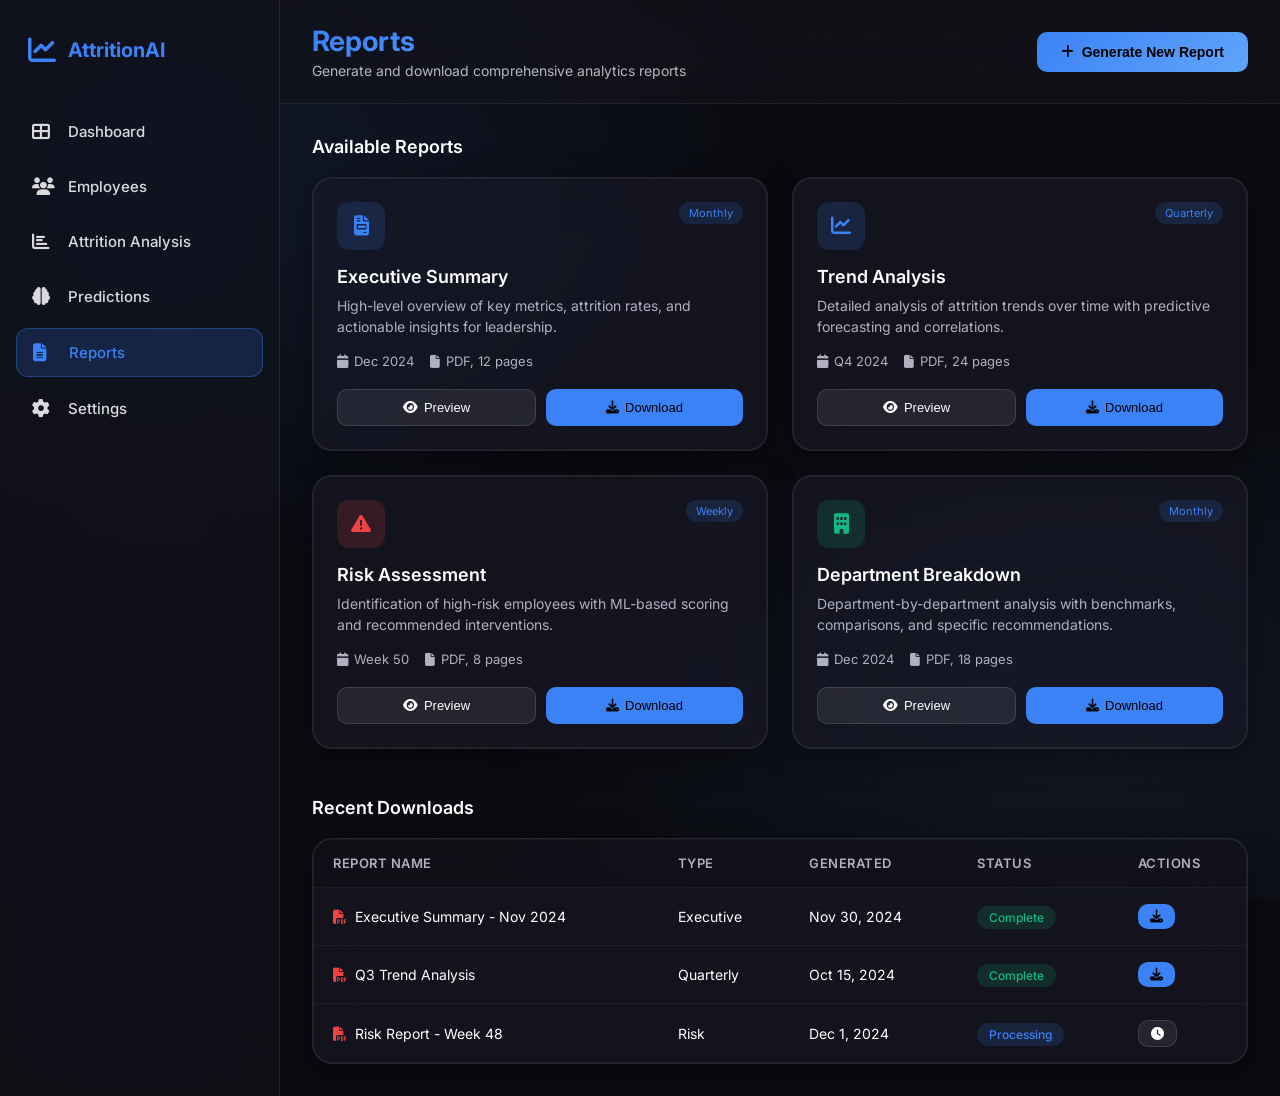
<file: dashboard/reports.html>
<!DOCTYPE html>
<html lang="en">
<head>
    <meta charset="UTF-8">
    <meta name="viewport" content="width=device-width, initial-scale=1.0">
    <title>Reports - AttritionAI Dashboard</title>
    <link href="https://fonts.googleapis.com/css2?family=Poppins:wght@300;400;500;600;700;800&family=Inter:wght@300;400;500;600;700&display=swap" rel="stylesheet">
    <link rel="stylesheet" href="https://cdnjs.cloudflare.com/ajax/libs/font-awesome/6.4.0/css/all.min.css">
    <style>
        * { margin: 0; padding: 0; box-sizing: border-box; }
        :root {
            --bg-primary: #0a0a0f;
            --bg-secondary: #12121a;
            --gold: #3b82f6;
            --amber: #60a5fa;
            --glass-border: rgba(255, 255, 255, 0.10);
            --text-primary: #ffffff;
            --text-secondary: #b0b0c0;
            --shadow-acrylic: 0 8px 32px rgba(0, 0, 0, 0.35), inset 0 0 0 1px rgba(255, 255, 255, 0.05);
        }
        body {
            font-family: 'Inter', -apple-system, BlinkMacSystemFont, sans-serif;
            background: var(--bg-primary);
            color: var(--text-primary);
            min-height: 100vh;
        }
        body::before {
            content: '';
            position: fixed;
            top: 0; left: 0; width: 100%; height: 100%;
            background: radial-gradient(ellipse at 15% 20%, rgba(59, 130, 246, 0.11) 0%, transparent 40%),
                        radial-gradient(ellipse at 85% 80%, rgba(96, 165, 250, 0.08) 0%, transparent 40%);
            pointer-events: none;
            z-index: 0;
        }
        body::after {
            content: '';
            position: fixed;
            top: 0; left: 0; width: 100%; height: 100%;
            opacity: 0.035;
            pointer-events: none;
            z-index: 1;
            background-image: url("data:image/svg+xml,%3Csvg viewBox='0 0 256 256' xmlns='http://www.w3.org/2000/svg'%3E%3Cfilter id='noise'%3E%3CfeTurbulence type='fractalNoise' baseFrequency='0.85' numOctaves='4' stitchTiles='stitch'/%3E%3C/filter%3E%3Crect width='100%25' height='100%25' filter='url(%23noise)'/%3E%3C/svg%3E");
            mix-blend-mode: overlay;
        }
        .dashboard-container { position: relative; z-index: 2; min-height: 100vh; display: flex; }
        .sidebar {
            width: 280px;
            padding: 24px 16px;
            background: rgba(18, 18, 26, 0.75);
            backdrop-filter: blur(40px) saturate(180%);
            border-right: 1px solid rgba(255, 255, 255, 0.08);
            display: flex;
            flex-direction: column;
            gap: 32px;
        }
        .logo { display: flex; align-items: center; gap: 12px; padding: 12px; font-size: 20px; font-weight: 700; color: var(--gold); }
        .logo i { font-size: 28px; }
        .nav-menu { display: flex; flex-direction: column; gap: 8px; }
        .nav-item {
            display: flex; align-items: center; gap: 16px; padding: 14px 16px; border-radius: 12px;
            color: rgba(255, 255, 255, 0.85); text-decoration: none; font-size: 15px; font-weight: 500;
            transition: all 0.3s;
        }
        .nav-item:hover { background: rgba(59, 130, 246, 0.12); }
        .nav-item.active { background: rgba(59, 130, 246, 0.18); color: var(--gold); border: 1px solid rgba(59, 130, 246, 0.35); }
        .nav-item i { width: 20px; font-size: 18px; }
        .main-content { flex: 1; overflow-y: auto; }
        .header {
            padding: 24px 32px;
            background: rgba(18, 18, 26, 0.72);
            backdrop-filter: blur(40px) saturate(180%);
            border-bottom: 1px solid rgba(255, 255, 255, 0.08);
            position: sticky; top: 0; z-index: 5;
            display: flex; justify-content: space-between; align-items: center;
        }
        .header h1 {
            font-size: 28px; font-weight: 700;
            background: linear-gradient(135deg, var(--gold), var(--amber));
            -webkit-background-clip: text; -webkit-text-fill-color: transparent;
        }
        .header p { color: rgba(255, 255, 255, 0.7); font-size: 14px; margin-top: 4px; }
        .btn-generate {
            background: linear-gradient(135deg, var(--gold), var(--amber)); color: #000; padding: 12px 24px;
            border: none; border-radius: 10px; font-size: 14px; font-weight: 600; cursor: pointer;
            display: flex; align-items: center; gap: 8px; transition: all 0.3s;
        }
        .btn-generate:hover { transform: translateY(-2px); box-shadow: 0 8px 25px rgba(59, 130, 246, 0.4); }
        .content { padding: 32px; }
        .reports-grid { display: grid; grid-template-columns: repeat(auto-fit, minmax(340px, 1fr)); gap: 24px; }
        .report-card {
            background: rgba(26, 26, 38, 0.65);
            backdrop-filter: blur(30px) saturate(150%);
            border: 1px solid rgba(255, 255, 255, 0.08);
            border-radius: 20px;
            padding: 24px;
            box-shadow: var(--shadow-acrylic);
            transition: all 0.3s;
        }
        .report-card:hover { transform: translateY(-4px); border-color: rgba(59, 130, 246, 0.3); }
        .report-header { display: flex; justify-content: space-between; align-items: flex-start; margin-bottom: 16px; }
        .report-icon { width: 48px; height: 48px; border-radius: 12px; display: flex; align-items: center; justify-content: center; font-size: 20px; }
        .report-icon.summary { background: rgba(59, 130, 246, 0.15); color: var(--gold); }
        .report-icon.trends { background: rgba(59, 130, 246, 0.15); color: #3b82f6; }
        .report-icon.risk { background: rgba(239, 68, 68, 0.15); color: #ef4444; }
        .report-icon.department { background: rgba(16, 185, 129, 0.15); color: #10b981; }
        .report-badge { font-size: 11px; padding: 4px 10px; border-radius: 20px; background: rgba(59, 130, 246, 0.15); color: var(--gold); }
        .report-title { font-size: 18px; font-weight: 600; margin-bottom: 8px; }
        .report-desc { font-size: 14px; color: var(--text-secondary); line-height: 1.5; margin-bottom: 16px; }
        .report-meta { display: flex; gap: 16px; font-size: 13px; color: var(--text-secondary); margin-bottom: 20px; }
        .report-meta span { display: flex; align-items: center; gap: 6px; }
        .report-actions { display: flex; gap: 10px; }
        .btn-action {
            flex: 1; padding: 10px 16px; border-radius: 10px; font-size: 13px; font-weight: 500;
            cursor: pointer; transition: all 0.3s; display: flex; align-items: center; justify-content: center; gap: 6px;
        }
        .btn-view { background: rgba(255, 255, 255, 0.08); border: 1px solid rgba(255, 255, 255, 0.12); color: #fff; }
        .btn-view:hover { background: rgba(255, 255, 255, 0.12); }
        .btn-download { background: var(--gold); border: none; color: #000; }
        .btn-download:hover { background: var(--amber); }
        .section-title { font-size: 18px; font-weight: 600; margin-bottom: 20px; color: var(--text-primary); }
        .recent-section { margin-top: 48px; }
        .recent-table {
            background: rgba(26, 26, 38, 0.65);
            backdrop-filter: blur(30px) saturate(150%);
            border: 1px solid rgba(255, 255, 255, 0.08);
            border-radius: 20px;
            overflow: hidden;
            box-shadow: var(--shadow-acrylic);
        }
        table { width: 100%; border-collapse: collapse; }
        th { text-align: left; padding: 16px 20px; background: rgba(0, 0, 0, 0.2); font-size: 13px; font-weight: 600; color: var(--text-secondary); text-transform: uppercase; letter-spacing: 0.5px; }
        td { padding: 16px 20px; border-top: 1px solid rgba(255, 255, 255, 0.05); font-size: 14px; }
        tr:hover td { background: rgba(59, 130, 246, 0.05); }
        .status { padding: 4px 12px; border-radius: 20px; font-size: 12px; font-weight: 500; }
        .status.complete { background: rgba(16, 185, 129, 0.15); color: #10b981; }
        .status.pending { background: rgba(59, 130, 246, 0.15); color: #3b82f6; }
        @media (max-width: 768px) {
            .sidebar { width: 70px; }
            .logo span, .nav-item span { display: none; }
        }
    </style>
</head>
<body>
    <div class="dashboard-container">
        <aside class="sidebar">
            <div class="logo"><i class="fas fa-chart-line"></i><span>AttritionAI</span></div>
            <nav class="nav-menu">
                <a href="/" class="nav-item"><i class="fas fa-th-large"></i><span>Dashboard</span></a>
                <a href="/employees" class="nav-item"><i class="fas fa-users"></i><span>Employees</span></a>
                <a href="/analysis" class="nav-item"><i class="fas fa-chart-bar"></i><span>Attrition Analysis</span></a>
                <a href="/predictions" class="nav-item"><i class="fas fa-brain"></i><span>Predictions</span></a>
                <a href="/reports" class="nav-item active"><i class="fas fa-file-alt"></i><span>Reports</span></a>
                <a href="/settings" class="nav-item" style="margin-top:auto;"><i class="fas fa-cog"></i><span>Settings</span></a>
            </nav>
        </aside>
        <main class="main-content">
            <header class="header">
                <div>
                    <h1>Reports</h1>
                    <p>Generate and download comprehensive analytics reports</p>
                </div>
                <button class="btn-generate"><i class="fas fa-plus"></i> Generate New Report</button>
            </header>
            <div class="content">
                <h3 class="section-title">Available Reports</h3>
                <div class="reports-grid">
                    <div class="report-card">
                        <div class="report-header">
                            <div class="report-icon summary"><i class="fas fa-file-invoice"></i></div>
                            <span class="report-badge">Monthly</span>
                        </div>
                        <h4 class="report-title">Executive Summary</h4>
                        <p class="report-desc">High-level overview of key metrics, attrition rates, and actionable insights for leadership.</p>
                        <div class="report-meta">
                            <span><i class="fas fa-calendar"></i> Dec 2024</span>
                            <span><i class="fas fa-file"></i> PDF, 12 pages</span>
                        </div>
                        <div class="report-actions">
                            <button class="btn-action btn-view"><i class="fas fa-eye"></i> Preview</button>
                            <button class="btn-action btn-download"><i class="fas fa-download"></i> Download</button>
                        </div>
                    </div>
                    <div class="report-card">
                        <div class="report-header">
                            <div class="report-icon trends"><i class="fas fa-chart-line"></i></div>
                            <span class="report-badge">Quarterly</span>
                        </div>
                        <h4 class="report-title">Trend Analysis</h4>
                        <p class="report-desc">Detailed analysis of attrition trends over time with predictive forecasting and correlations.</p>
                        <div class="report-meta">
                            <span><i class="fas fa-calendar"></i> Q4 2024</span>
                            <span><i class="fas fa-file"></i> PDF, 24 pages</span>
                        </div>
                        <div class="report-actions">
                            <button class="btn-action btn-view"><i class="fas fa-eye"></i> Preview</button>
                            <button class="btn-action btn-download"><i class="fas fa-download"></i> Download</button>
                        </div>
                    </div>
                    <div class="report-card">
                        <div class="report-header">
                            <div class="report-icon risk"><i class="fas fa-exclamation-triangle"></i></div>
                            <span class="report-badge">Weekly</span>
                        </div>
                        <h4 class="report-title">Risk Assessment</h4>
                        <p class="report-desc">Identification of high-risk employees with ML-based scoring and recommended interventions.</p>
                        <div class="report-meta">
                            <span><i class="fas fa-calendar"></i> Week 50</span>
                            <span><i class="fas fa-file"></i> PDF, 8 pages</span>
                        </div>
                        <div class="report-actions">
                            <button class="btn-action btn-view"><i class="fas fa-eye"></i> Preview</button>
                            <button class="btn-action btn-download"><i class="fas fa-download"></i> Download</button>
                        </div>
                    </div>
                    <div class="report-card">
                        <div class="report-header">
                            <div class="report-icon department"><i class="fas fa-building"></i></div>
                            <span class="report-badge">Monthly</span>
                        </div>
                        <h4 class="report-title">Department Breakdown</h4>
                        <p class="report-desc">Department-by-department analysis with benchmarks, comparisons, and specific recommendations.</p>
                        <div class="report-meta">
                            <span><i class="fas fa-calendar"></i> Dec 2024</span>
                            <span><i class="fas fa-file"></i> PDF, 18 pages</span>
                        </div>
                        <div class="report-actions">
                            <button class="btn-action btn-view"><i class="fas fa-eye"></i> Preview</button>
                            <button class="btn-action btn-download"><i class="fas fa-download"></i> Download</button>
                        </div>
                    </div>
                </div>
                <div class="recent-section">
                    <h3 class="section-title">Recent Downloads</h3>
                    <div class="recent-table">
                        <table>
                            <thead>
                                <tr>
                                    <th>Report Name</th>
                                    <th>Type</th>
                                    <th>Generated</th>
                                    <th>Status</th>
                                    <th>Actions</th>
                                </tr>
                            </thead>
                            <tbody>
                                <tr>
                                    <td><i class="fas fa-file-pdf" style="color:#ef4444;margin-right:8px;"></i>Executive Summary - Nov 2024</td>
                                    <td>Executive</td>
                                    <td>Nov 30, 2024</td>
                                    <td><span class="status complete">Complete</span></td>
                                    <td><button class="btn-action btn-download" style="padding:6px 12px;"><i class="fas fa-download"></i></button></td>
                                </tr>
                                <tr>
                                    <td><i class="fas fa-file-pdf" style="color:#ef4444;margin-right:8px;"></i>Q3 Trend Analysis</td>
                                    <td>Quarterly</td>
                                    <td>Oct 15, 2024</td>
                                    <td><span class="status complete">Complete</span></td>
                                    <td><button class="btn-action btn-download" style="padding:6px 12px;"><i class="fas fa-download"></i></button></td>
                                </tr>
                                <tr>
                                    <td><i class="fas fa-file-pdf" style="color:#ef4444;margin-right:8px;"></i>Risk Report - Week 48</td>
                                    <td>Risk</td>
                                    <td>Dec 1, 2024</td>
                                    <td><span class="status pending">Processing</span></td>
                                    <td><button class="btn-action btn-view" style="padding:6px 12px;"><i class="fas fa-clock"></i></button></td>
                                </tr>
                            </tbody>
                        </table>
                    </div>
                </div>
            </div>
        </main>
    </div>
</body>
</html>
</file>
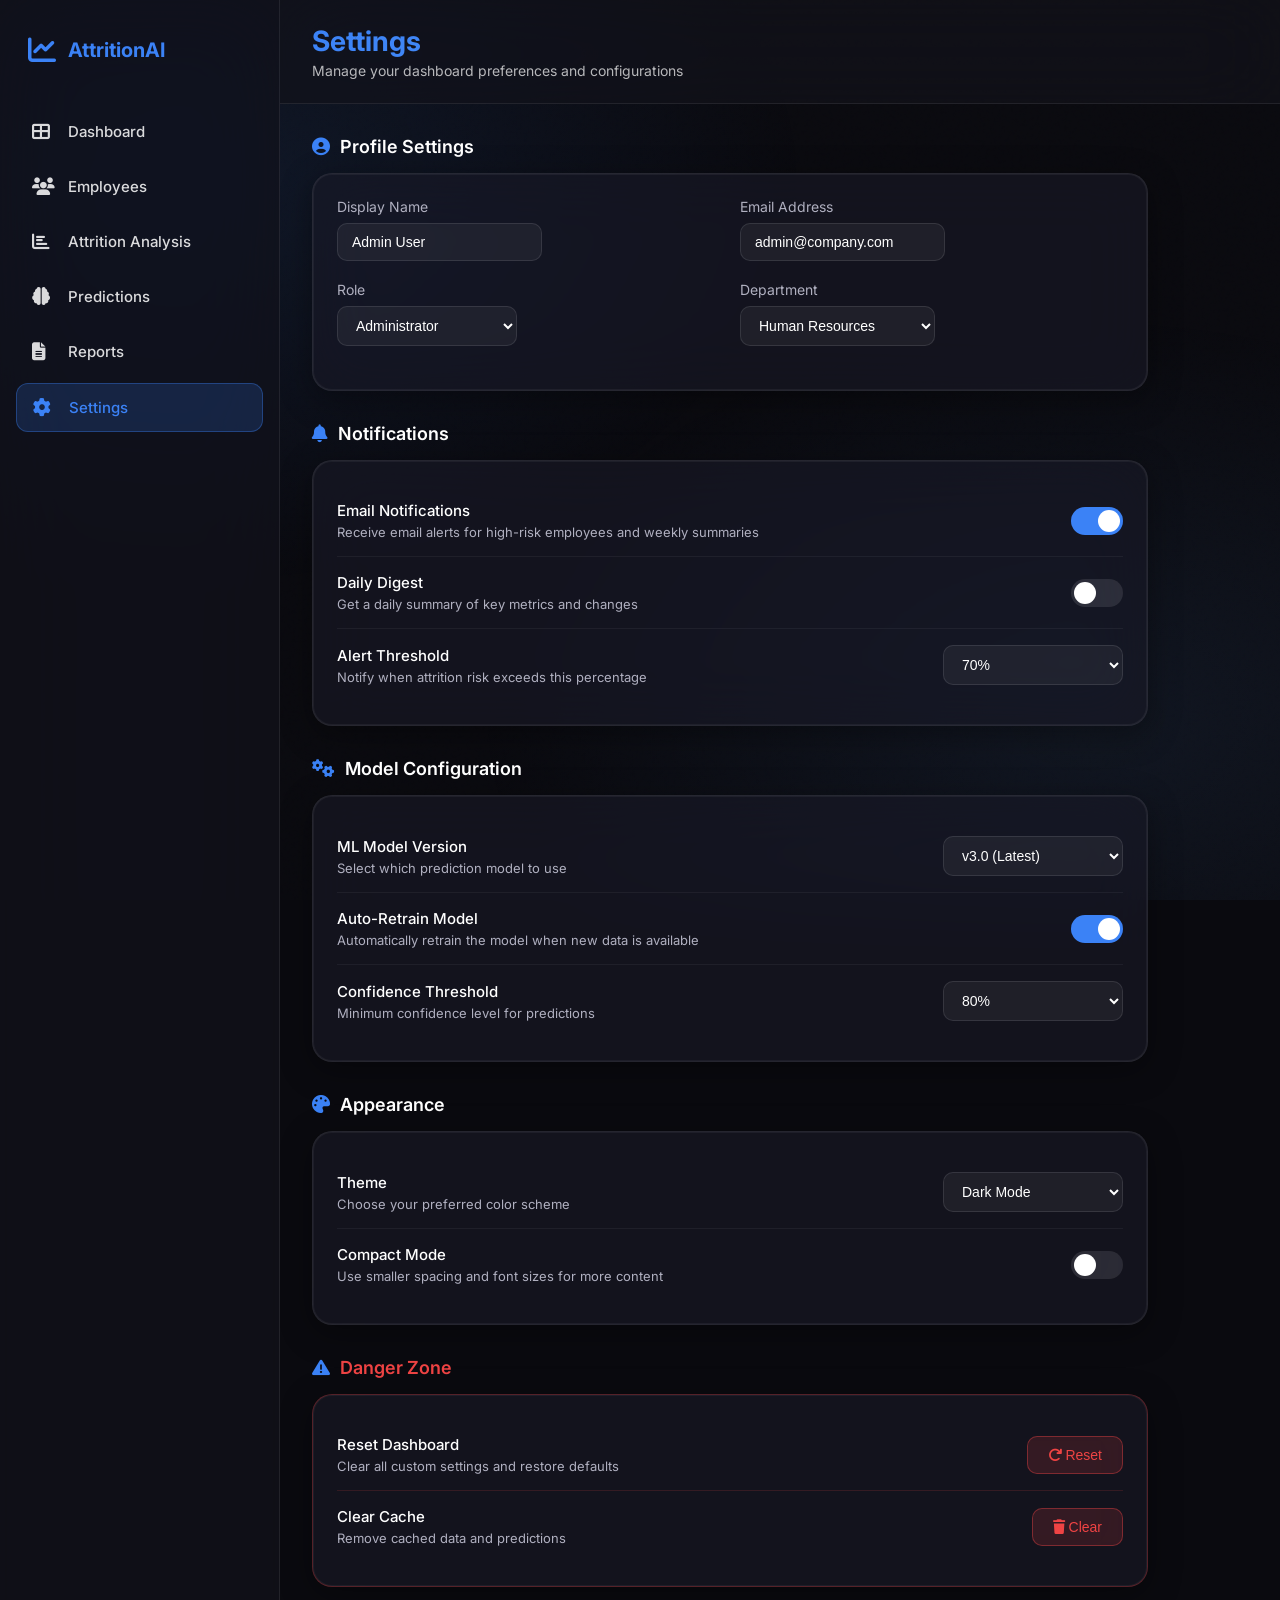
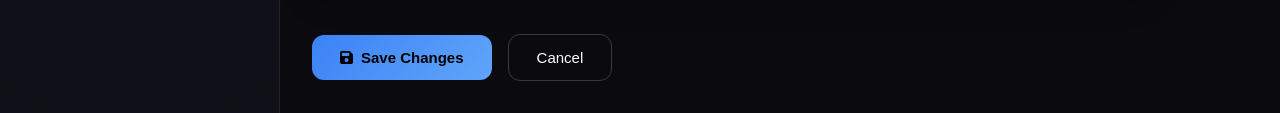
<file: dashboard/settings.html>
<!DOCTYPE html>
<html lang="en">
<head>
    <meta charset="UTF-8">
    <meta name="viewport" content="width=device-width, initial-scale=1.0">
    <title>Settings - AttritionAI Dashboard</title>
    <link href="https://fonts.googleapis.com/css2?family=Poppins:wght@300;400;500;600;700;800&family=Inter:wght@300;400;500;600;700&display=swap" rel="stylesheet">
    <link rel="stylesheet" href="https://cdnjs.cloudflare.com/ajax/libs/font-awesome/6.4.0/css/all.min.css">
    <style>
        * { margin: 0; padding: 0; box-sizing: border-box; }
        :root {
            --bg-primary: #0a0a0f;
            --bg-secondary: #12121a;
            --gold: #3b82f6;
            --amber: #60a5fa;
            --glass-border: rgba(255, 255, 255, 0.10);
            --text-primary: #ffffff;
            --text-secondary: #b0b0c0;
            --shadow-acrylic: 0 8px 32px rgba(0, 0, 0, 0.35), inset 0 0 0 1px rgba(255, 255, 255, 0.05);
        }
        body {
            font-family: 'Inter', -apple-system, BlinkMacSystemFont, sans-serif;
            background: var(--bg-primary);
            color: var(--text-primary);
            min-height: 100vh;
        }
        body::before {
            content: '';
            position: fixed;
            top: 0; left: 0; width: 100%; height: 100%;
            background: radial-gradient(ellipse at 15% 20%, rgba(59, 130, 246, 0.11) 0%, transparent 40%),
                        radial-gradient(ellipse at 85% 80%, rgba(96, 165, 250, 0.08) 0%, transparent 40%);
            pointer-events: none;
            z-index: 0;
        }
        body::after {
            content: '';
            position: fixed;
            top: 0; left: 0; width: 100%; height: 100%;
            opacity: 0.035;
            pointer-events: none;
            z-index: 1;
            background-image: url("data:image/svg+xml,%3Csvg viewBox='0 0 256 256' xmlns='http://www.w3.org/2000/svg'%3E%3Cfilter id='noise'%3E%3CfeTurbulence type='fractalNoise' baseFrequency='0.85' numOctaves='4' stitchTiles='stitch'/%3E%3C/filter%3E%3Crect width='100%25' height='100%25' filter='url(%23noise)'/%3E%3C/svg%3E");
            mix-blend-mode: overlay;
        }
        .dashboard-container { position: relative; z-index: 2; min-height: 100vh; display: flex; }
        .sidebar {
            width: 280px;
            padding: 24px 16px;
            background: rgba(18, 18, 26, 0.75);
            backdrop-filter: blur(40px) saturate(180%);
            border-right: 1px solid rgba(255, 255, 255, 0.08);
            display: flex;
            flex-direction: column;
            gap: 32px;
        }
        .logo { display: flex; align-items: center; gap: 12px; padding: 12px; font-size: 20px; font-weight: 700; color: var(--gold); }
        .logo i { font-size: 28px; }
        .nav-menu { display: flex; flex-direction: column; gap: 8px; }
        .nav-item {
            display: flex; align-items: center; gap: 16px; padding: 14px 16px; border-radius: 12px;
            color: rgba(255, 255, 255, 0.85); text-decoration: none; font-size: 15px; font-weight: 500;
            transition: all 0.3s;
        }
        .nav-item:hover { background: rgba(59, 130, 246, 0.12); }
        .nav-item.active { background: rgba(59, 130, 246, 0.18); color: var(--gold); border: 1px solid rgba(59, 130, 246, 0.35); }
        .nav-item i { width: 20px; font-size: 18px; }
        .main-content { flex: 1; overflow-y: auto; }
        .header {
            padding: 24px 32px;
            background: rgba(18, 18, 26, 0.72);
            backdrop-filter: blur(40px) saturate(180%);
            border-bottom: 1px solid rgba(255, 255, 255, 0.08);
            position: sticky; top: 0; z-index: 5;
        }
        .header h1 {
            font-size: 28px; font-weight: 700;
            background: linear-gradient(135deg, var(--gold), var(--amber));
            -webkit-background-clip: text; -webkit-text-fill-color: transparent;
        }
        .header p { color: rgba(255, 255, 255, 0.7); font-size: 14px; margin-top: 4px; }
        .content { padding: 32px; max-width: 900px; }
        .settings-section { margin-bottom: 32px; }
        .section-title { font-size: 18px; font-weight: 600; margin-bottom: 16px; display: flex; align-items: center; gap: 10px; }
        .section-title i { color: var(--gold); }
        .settings-card {
            background: rgba(26, 26, 38, 0.65);
            backdrop-filter: blur(30px) saturate(150%);
            border: 1px solid rgba(255, 255, 255, 0.08);
            border-radius: 20px;
            padding: 24px;
            box-shadow: var(--shadow-acrylic);
        }
        .setting-row {
            display: flex; justify-content: space-between; align-items: center;
            padding: 16px 0; border-bottom: 1px solid rgba(255, 255, 255, 0.05);
        }
        .setting-row:last-child { border-bottom: none; }
        .setting-info h4 { font-size: 15px; font-weight: 500; margin-bottom: 4px; }
        .setting-info p { font-size: 13px; color: var(--text-secondary); }
        .toggle {
            width: 52px; height: 28px; background: rgba(255, 255, 255, 0.1);
            border-radius: 14px; position: relative; cursor: pointer; transition: all 0.3s;
        }
        .toggle.active { background: var(--gold); }
        .toggle::after {
            content: ''; position: absolute; width: 22px; height: 22px;
            background: #fff; border-radius: 50%; top: 3px; left: 3px; transition: all 0.3s;
        }
        .toggle.active::after { left: 27px; }
        select, input[type="text"], input[type="email"], input[type="number"] {
            padding: 10px 14px; border-radius: 10px; font-size: 14px;
            background: rgba(255, 255, 255, 0.05); border: 1px solid rgba(255, 255, 255, 0.1);
            color: #fff; min-width: 180px;
        }
        .form-group { margin-bottom: 20px; }
        .form-group label { display: block; font-size: 14px; color: var(--text-secondary); margin-bottom: 8px; }
        .form-row { display: grid; grid-template-columns: repeat(auto-fit, minmax(200px, 1fr)); gap: 20px; }
        .btn-save {
            background: linear-gradient(135deg, var(--gold), var(--amber)); color: #000; padding: 14px 28px;
            border: none; border-radius: 12px; font-size: 15px; font-weight: 600; cursor: pointer;
            display: inline-flex; align-items: center; gap: 8px; transition: all 0.3s; margin-top: 16px;
        }
        .btn-save:hover { transform: translateY(-2px); box-shadow: 0 8px 25px rgba(59, 130, 246, 0.4); }
        .btn-outline {
            background: transparent; border: 1px solid rgba(255, 255, 255, 0.2); color: #fff;
            padding: 14px 28px; border-radius: 12px; font-size: 15px; font-weight: 500; cursor: pointer;
            margin-left: 12px; transition: all 0.3s;
        }
        .btn-outline:hover { border-color: var(--gold); color: var(--gold); }
        .danger-zone { border-color: rgba(239, 68, 68, 0.3); }
        .danger-zone .setting-row { border-color: rgba(239, 68, 68, 0.15); }
        .btn-danger {
            background: rgba(239, 68, 68, 0.15); border: 1px solid rgba(239, 68, 68, 0.4);
            color: #ef4444; padding: 10px 20px; border-radius: 10px; font-size: 14px; font-weight: 500;
            cursor: pointer; transition: all 0.3s;
        }
        .btn-danger:hover { background: rgba(239, 68, 68, 0.25); }
        @media (max-width: 768px) {
            .sidebar { width: 70px; }
            .logo span, .nav-item span { display: none; }
        }
    </style>
</head>
<body>
    <div class="dashboard-container">
        <aside class="sidebar">
            <div class="logo"><i class="fas fa-chart-line"></i><span>AttritionAI</span></div>
            <nav class="nav-menu">
                <a href="/" class="nav-item"><i class="fas fa-th-large"></i><span>Dashboard</span></a>
                <a href="/employees" class="nav-item"><i class="fas fa-users"></i><span>Employees</span></a>
                <a href="/analysis" class="nav-item"><i class="fas fa-chart-bar"></i><span>Attrition Analysis</span></a>
                <a href="/predictions" class="nav-item"><i class="fas fa-brain"></i><span>Predictions</span></a>
                <a href="/reports" class="nav-item"><i class="fas fa-file-alt"></i><span>Reports</span></a>
                <a href="/settings" class="nav-item active" style="margin-top:auto;"><i class="fas fa-cog"></i><span>Settings</span></a>
            </nav>
        </aside>
        <main class="main-content">
            <header class="header">
                <h1>Settings</h1>
                <p>Manage your dashboard preferences and configurations</p>
            </header>
            <div class="content">
                <div class="settings-section">
                    <h3 class="section-title"><i class="fas fa-user-circle"></i> Profile Settings</h3>
                    <div class="settings-card">
                        <div class="form-row">
                            <div class="form-group">
                                <label>Display Name</label>
                                <input type="text" value="Admin User" placeholder="Your name">
                            </div>
                            <div class="form-group">
                                <label>Email Address</label>
                                <input type="email" value="admin@company.com" placeholder="Your email">
                            </div>
                        </div>
                        <div class="form-row">
                            <div class="form-group">
                                <label>Role</label>
                                <select>
                                    <option value="admin">Administrator</option>
                                    <option value="analyst">Data Analyst</option>
                                    <option value="hr">HR Manager</option>
                                    <option value="viewer">Viewer</option>
                                </select>
                            </div>
                            <div class="form-group">
                                <label>Department</label>
                                <select>
                                    <option value="hr">Human Resources</option>
                                    <option value="it">Information Technology</option>
                                    <option value="data">Data Science</option>
                                    <option value="exec">Executive</option>
                                </select>
                            </div>
                        </div>
                    </div>
                </div>

                <div class="settings-section">
                    <h3 class="section-title"><i class="fas fa-bell"></i> Notifications</h3>
                    <div class="settings-card">
                        <div class="setting-row">
                            <div class="setting-info">
                                <h4>Email Notifications</h4>
                                <p>Receive email alerts for high-risk employees and weekly summaries</p>
                            </div>
                            <div class="toggle active" onclick="this.classList.toggle('active')"></div>
                        </div>
                        <div class="setting-row">
                            <div class="setting-info">
                                <h4>Daily Digest</h4>
                                <p>Get a daily summary of key metrics and changes</p>
                            </div>
                            <div class="toggle" onclick="this.classList.toggle('active')"></div>
                        </div>
                        <div class="setting-row">
                            <div class="setting-info">
                                <h4>Alert Threshold</h4>
                                <p>Notify when attrition risk exceeds this percentage</p>
                            </div>
                            <select>
                                <option value="50">50%</option>
                                <option value="60">60%</option>
                                <option value="70" selected>70%</option>
                                <option value="80">80%</option>
                            </select>
                        </div>
                    </div>
                </div>

                <div class="settings-section">
                    <h3 class="section-title"><i class="fas fa-cogs"></i> Model Configuration</h3>
                    <div class="settings-card">
                        <div class="setting-row">
                            <div class="setting-info">
                                <h4>ML Model Version</h4>
                                <p>Select which prediction model to use</p>
                            </div>
                            <select>
                                <option value="v3">v3.0 (Latest)</option>
                                <option value="v2">v2.5 (Stable)</option>
                                <option value="v1">v1.0 (Legacy)</option>
                            </select>
                        </div>
                        <div class="setting-row">
                            <div class="setting-info">
                                <h4>Auto-Retrain Model</h4>
                                <p>Automatically retrain the model when new data is available</p>
                            </div>
                            <div class="toggle active" onclick="this.classList.toggle('active')"></div>
                        </div>
                        <div class="setting-row">
                            <div class="setting-info">
                                <h4>Confidence Threshold</h4>
                                <p>Minimum confidence level for predictions</p>
                            </div>
                            <select>
                                <option value="0.7">70%</option>
                                <option value="0.8" selected>80%</option>
                                <option value="0.9">90%</option>
                            </select>
                        </div>
                    </div>
                </div>

                <div class="settings-section">
                    <h3 class="section-title"><i class="fas fa-palette"></i> Appearance</h3>
                    <div class="settings-card">
                        <div class="setting-row">
                            <div class="setting-info">
                                <h4>Theme</h4>
                                <p>Choose your preferred color scheme</p>
                            </div>
                            <select>
                                <option value="dark" selected>Dark Mode</option>
                                <option value="light">Light Mode</option>
                                <option value="system">System Default</option>
                            </select>
                        </div>
                        <div class="setting-row">
                            <div class="setting-info">
                                <h4>Compact Mode</h4>
                                <p>Use smaller spacing and font sizes for more content</p>
                            </div>
                            <div class="toggle" onclick="this.classList.toggle('active')"></div>
                        </div>
                    </div>
                </div>

                <div class="settings-section">
                    <h3 class="section-title" style="color:#ef4444;"><i class="fas fa-exclamation-triangle"></i> Danger Zone</h3>
                    <div class="settings-card danger-zone">
                        <div class="setting-row">
                            <div class="setting-info">
                                <h4>Reset Dashboard</h4>
                                <p>Clear all custom settings and restore defaults</p>
                            </div>
                            <button class="btn-danger"><i class="fas fa-redo"></i> Reset</button>
                        </div>
                        <div class="setting-row">
                            <div class="setting-info">
                                <h4>Clear Cache</h4>
                                <p>Remove cached data and predictions</p>
                            </div>
                            <button class="btn-danger"><i class="fas fa-trash"></i> Clear</button>
                        </div>
                    </div>
                </div>

                <div style="margin-top: 32px;">
                    <button class="btn-save"><i class="fas fa-save"></i> Save Changes</button>
                    <button class="btn-outline">Cancel</button>
                </div>
            </div>
        </main>
    </div>
</body>
</html>
</file>
